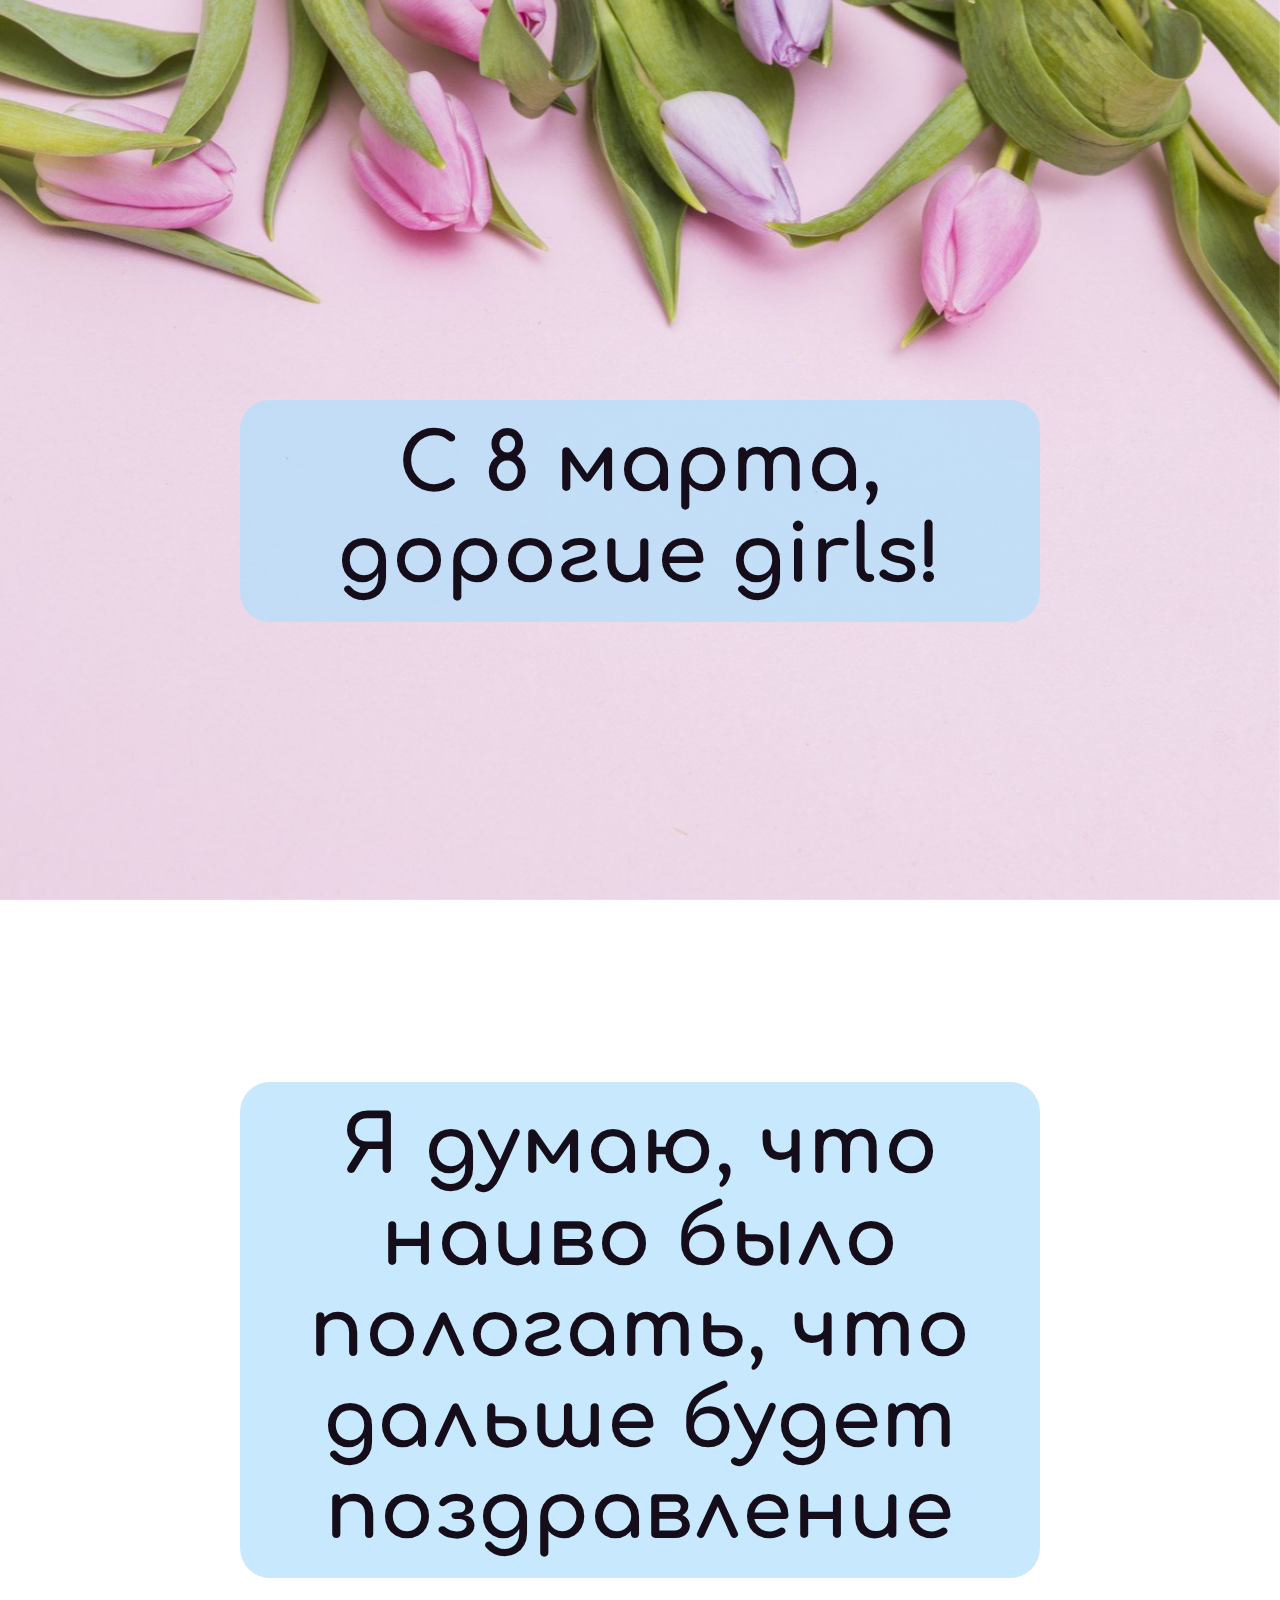
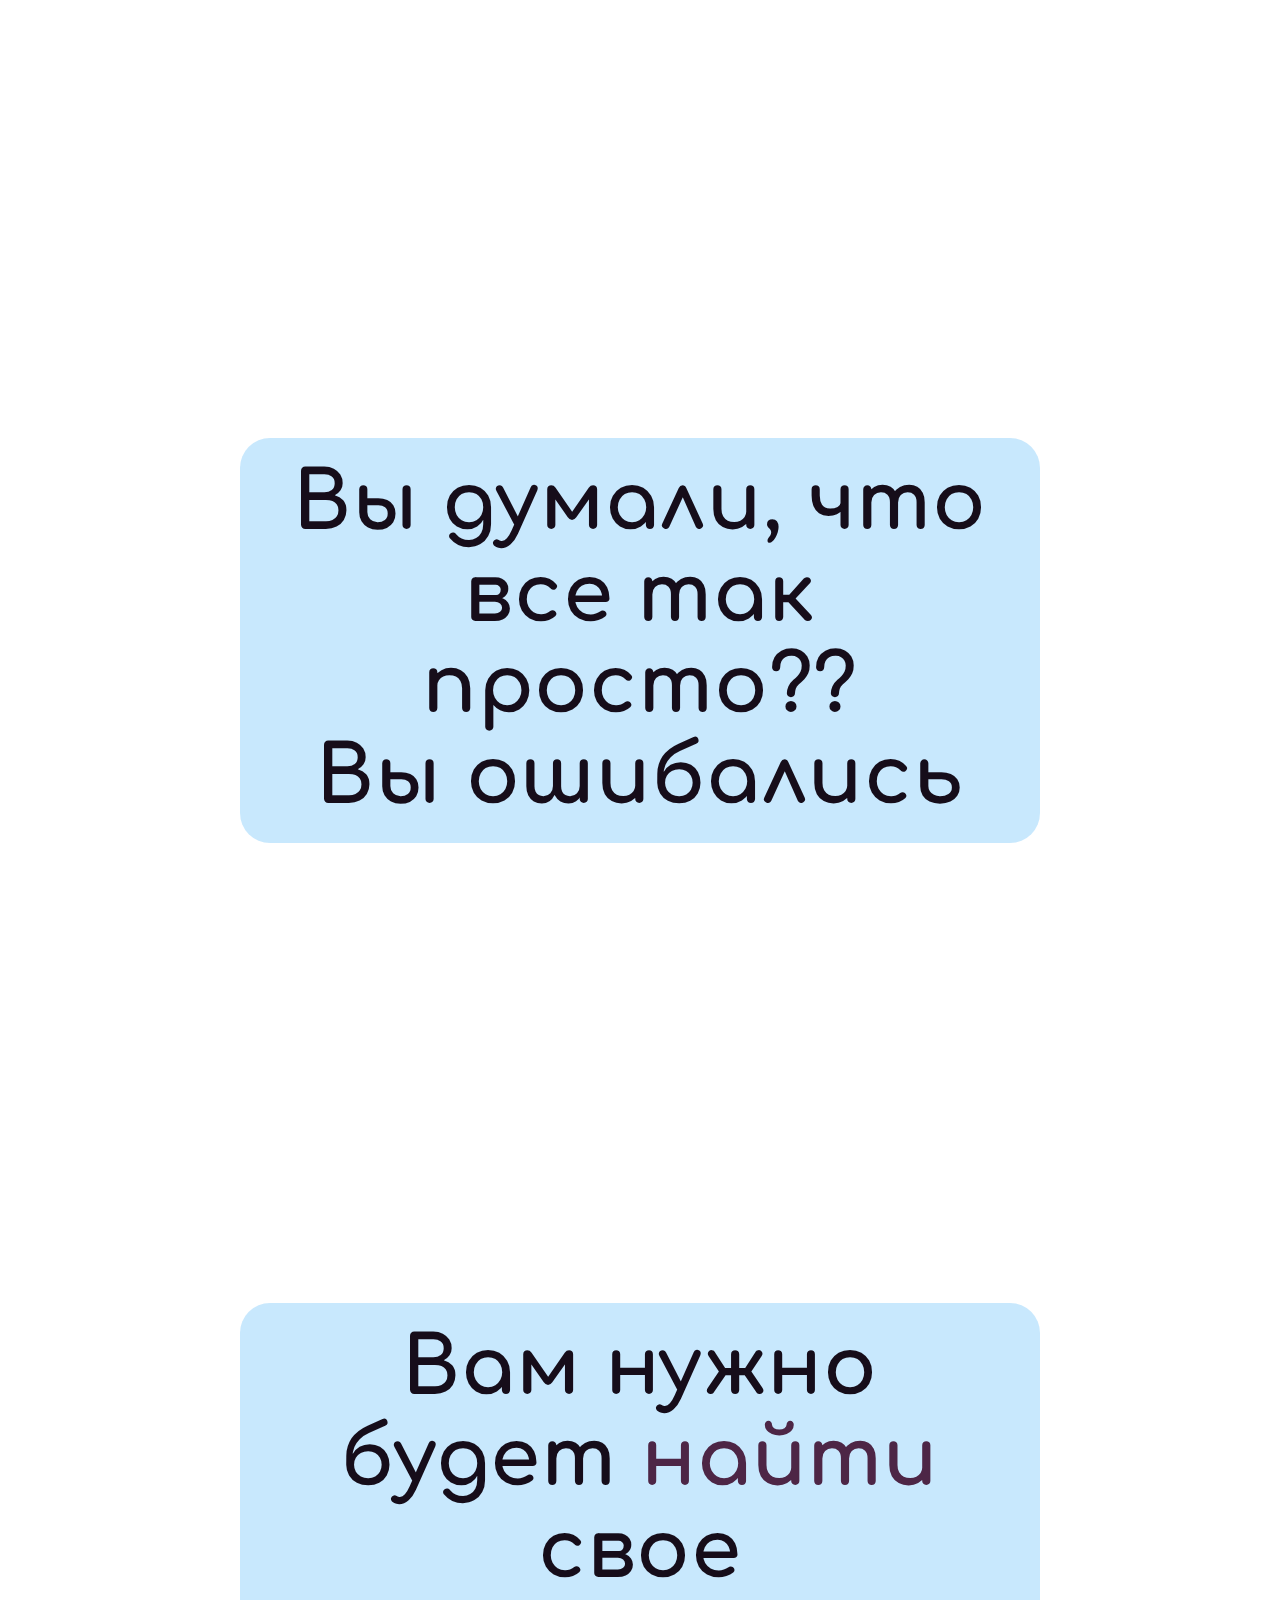
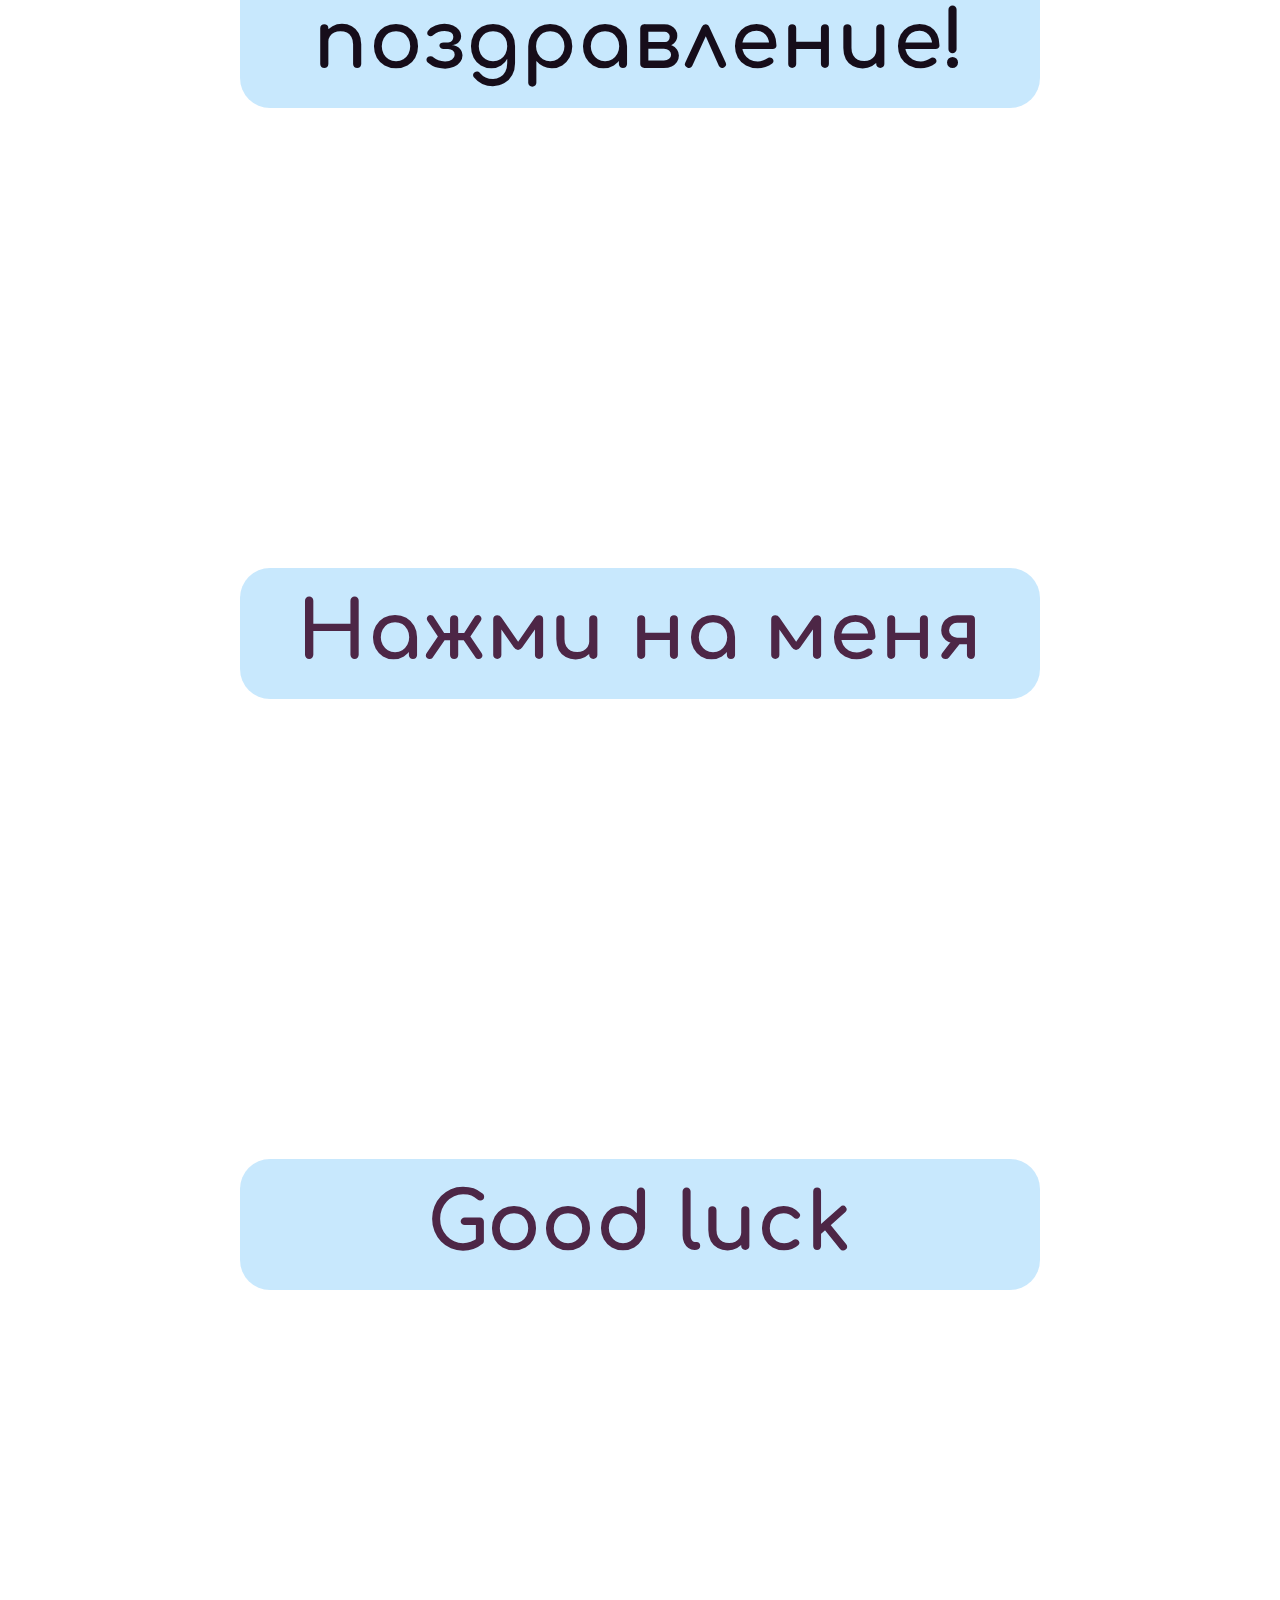
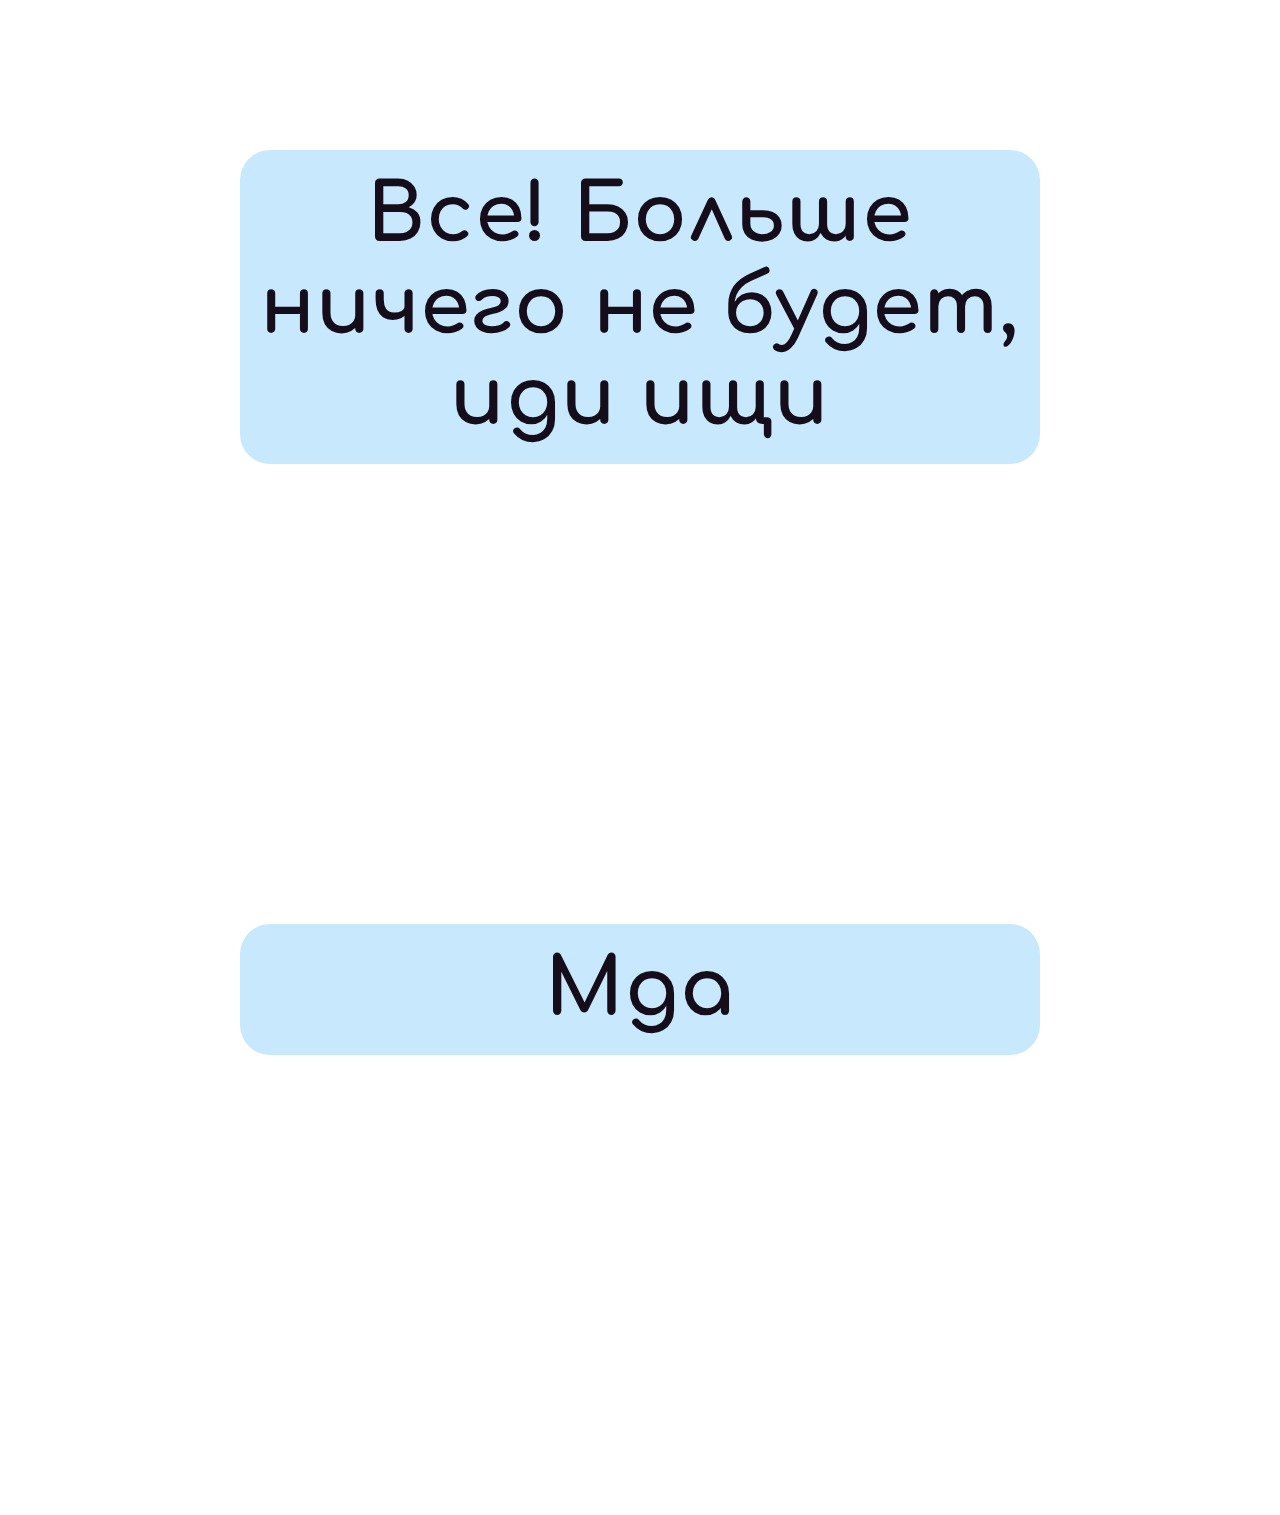
<file: index.html>
<!DOCTYPE html>
<html lang="ru">

<head>
    <title>С Днем </title>
    <link rel="stylesheet" href="css/style.css" />
    <link href="https://fonts.googleapis.com/css2?family=Open+Sans:wght@300;400;600;700;800&display=swap"
        rel="stylesheet">
    <link rel="icon" href="img/icon.png" type="image/x-icon">
    <meta http-equiv="Content-type" content="text/html;charset=UTF-8" />
    <meta name="viewport" content="width=device-width, initial-scale=1">
</head>

<body>
    <div class="wrapper">
        <div class="header">
            <div class="header_container _container">
                <div class="block--congratulation">
                    <h1 class="text">С 8 марта, дорогие girls!</h1>
                </div>
                <div class="block--congratulation">
                    <h2 class="text">Я думаю, что наиво было пологать, что дальше будет поздравление</h2>
                </div>
                <div class="block--congratulation">
                    <h2 class="text">Вы думали, что все так просто?? <br> Вы ошибались</h2>
                </div>
                <div class="block--congratulation">
                    <h2 class="text">Вам нужно будет <span>найти</span> свое поздравление!</h2>
                </div>
                <div class="block--congratulation">
                    <h2 class="text"> <a href="index02/index.html">Нажми на меня</a></h2>
                </div>
                <div class="block--congratulation">
                    <h2 class="text"> <a href="index03/index.html">Good luck</a></h2>
                </div>
                <div class="block--congratulation">
                    <h2 class="text">Все! Больше ничего не будет, иди ищи</h2>
                </div>
                <div class="block--congratulation">
                    <h2 class="text">Мда</h2>
                </div>
                <div class="font--congratulation">
                    <img src="img/header/font5.jpg" alt="sdf">
                </div>
            </div>
        </div>
    </div>
</body>

</html>
</file>
<file: css/style.css>
@import url("https://fonts.googleapis.com/css2?family=Montserrat:wght@500&family=Nunito+Sans&display=swap");
@import url("https://fonts.googleapis.com/css2?family=Comfortaa:wght@400;500;600;700&display=swap");

* {
    padding: 0;
    margin: 0;
    border: 0;
}

*,
*:before,
*:after {
    -moz-box-sizing: border-box;
    -webkit-box-sizing: border-box;
    box-sizing: border-box;
}

:focus,
:active {
    outline: none;
}

a:focus,
a:active {
    outline: none;
}

nav,
footer,
header,
aside {
    display: block;
}

html,
body {
    height: 100%;
    width: 100%;
    font-size: 100%;
    line-height: 1;
    font-size: 14px;
    -ms-text-size-adjust: 100%;
    -moz-text-size-adjust: 100%;
    -webkit-text-size-adjust: 100%;
}

input,
button,
textarea {
    font-family: inherit;
}

input::-ms-clear {
    display: none;
}

button {
    cursor: pointer;
}

button::-moz-focus-inner {
    padding: 0;
    border: 0;
}

a,
a:visited {
    text-decoration: none;
}

a:hover {
    text-decoration: none;
}

ul li {
    list-style: none;
}

img {
    vertical-align: top;
}

h1,
h2,
h3,
h4,
h5,
h6 {
    font-size: inherit;
    font-weight: inherit;
}

body {
    font-family: "Montserrat", sans-serif;
    height: 100%;
}

.wrapper {
    min-height: 100%;
    overflow: hidden;
    display: -webkit-box;
    display: -ms-flexbox;
    display: flex;
    -webkit-box-orient: vertical;
    -webkit-box-direction: normal;
    -ms-flex-direction: column;
    flex-direction: column;
}

._container {
    max-width: 1160px;
    padding: 0 20px;
    margin: 0 auto;
    -webkit-box-sizing: content-box;
    box-sizing: content-box;
}

._ibg {
    position: relative;
}

.header {
    width: 100%;
    max-height: 20%;
    left: 0;
    top: 0;
    position: relative;
}

.block--congratulation {
    margin: 400px 0 460px 0px;
    position: relative;
    z-index: 3;
    display: flex;
    justify-content: center;
    text-align: center;
}

.text {
    background-color: rgba(177, 222, 252, 0.705);
    border-radius: 30px;
    padding: 20px;

    width: 800px;
    font-family: Comfortaa;
    font-size: 80px;
    font-weight: 700;
    letter-spacing: 0.01em;
    line-height: calc(16 / 14 * 100%);
    color: rgb(22, 13, 26);
}

.subtitle {
    font-size: 18px;
    font-weight: 500;
    letter-spacing: 0.01em;
    color: #1d1d1d;
    line-height: calc(16 / 14 * 100%);
    padding-top: 30px;
    text-align: center;
}

.font--congratulation {
    position: fixed;
    width: 100%;
    height: 100%;
    top: 0;
    left: 0;
}

.font--congratulation img {
    opacity: 1;
    width: 100%;
    height: 100%;
    top: 0;
    left: 0;
    -o-object-fit: cover;
    object-fit: cover;
}

span {
    width: 800px;
    font-family: Comfortaa;
    font-size: 80px;
    font-weight: 700;
    letter-spacing: 0.01em;
    line-height: calc(16 / 14 * 100%);
    color: rgb(77, 38, 70);
}

a {
    width: 800px;
    font-family: Comfortaa;
    font-size: 80px;
    font-weight: 700;
    letter-spacing: 0.01em;
    line-height: calc(16 / 14 * 100%);
    color: rgb(77, 38, 70);
}

/*-----------------------------------*/
@media (max-width: 900px) {
    .block--congratulation {
        margin: 400px 0px 460px 0px;
    }
    .text {
        width: 500px;
        font-size: 60px;
    }
}
@media (max-width: 450.98px) {
    .block--congratulation {
        margin: 330px 0px 460px 0px;
    }
    .text {
        width: 365px;
        font-size: 41px;
    }
    span {
        width: 800px;
        font-family: Comfortaa;
        font-size: 60px;
        font-weight: 700;
        letter-spacing: 0.01em;
        line-height: calc(16 / 14 * 100%);
        color: rgb(77, 38, 70);
    }
    a {
        width: 800px;
        font-family: Comfortaa;
        font-size: 60px;
        font-weight: 700;
        letter-spacing: 0.01em;
        line-height: calc(16 / 14 * 100%);
        color: rgb(77, 38, 70);
    }
}
</file>
